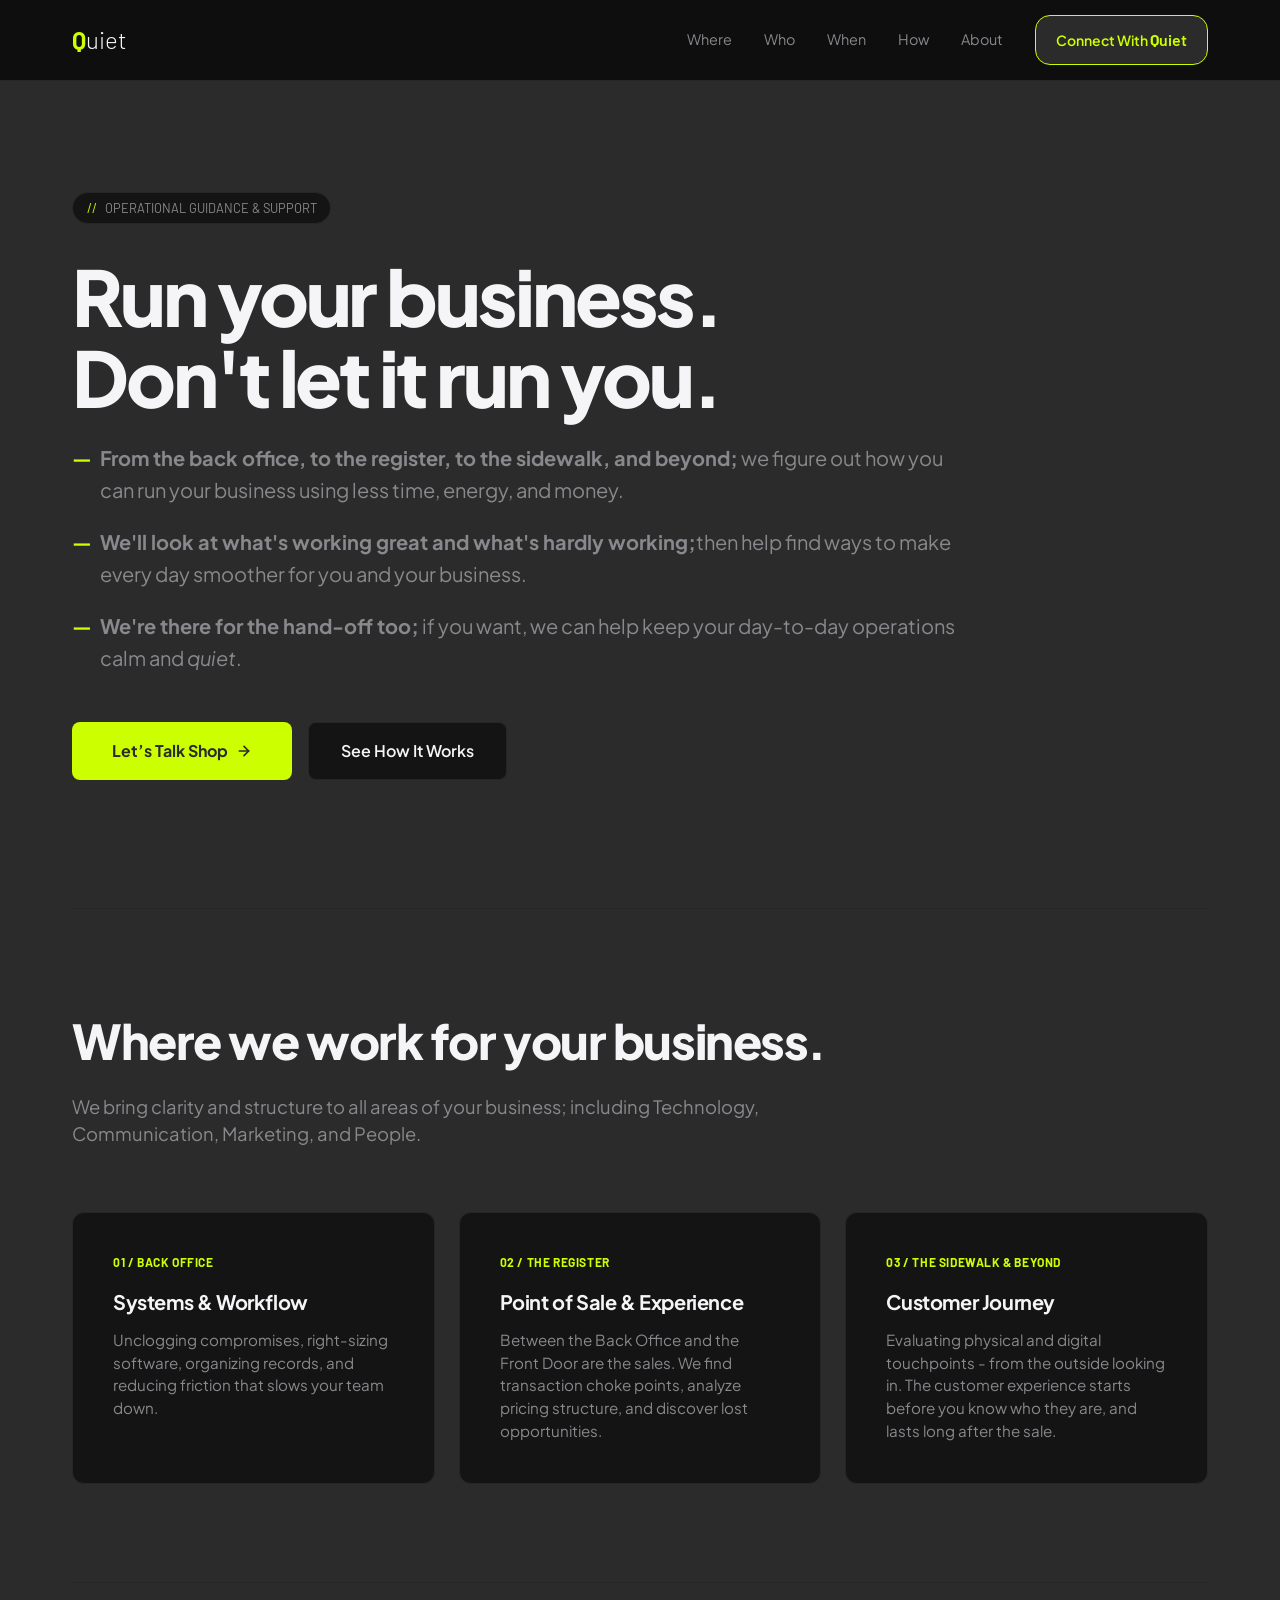
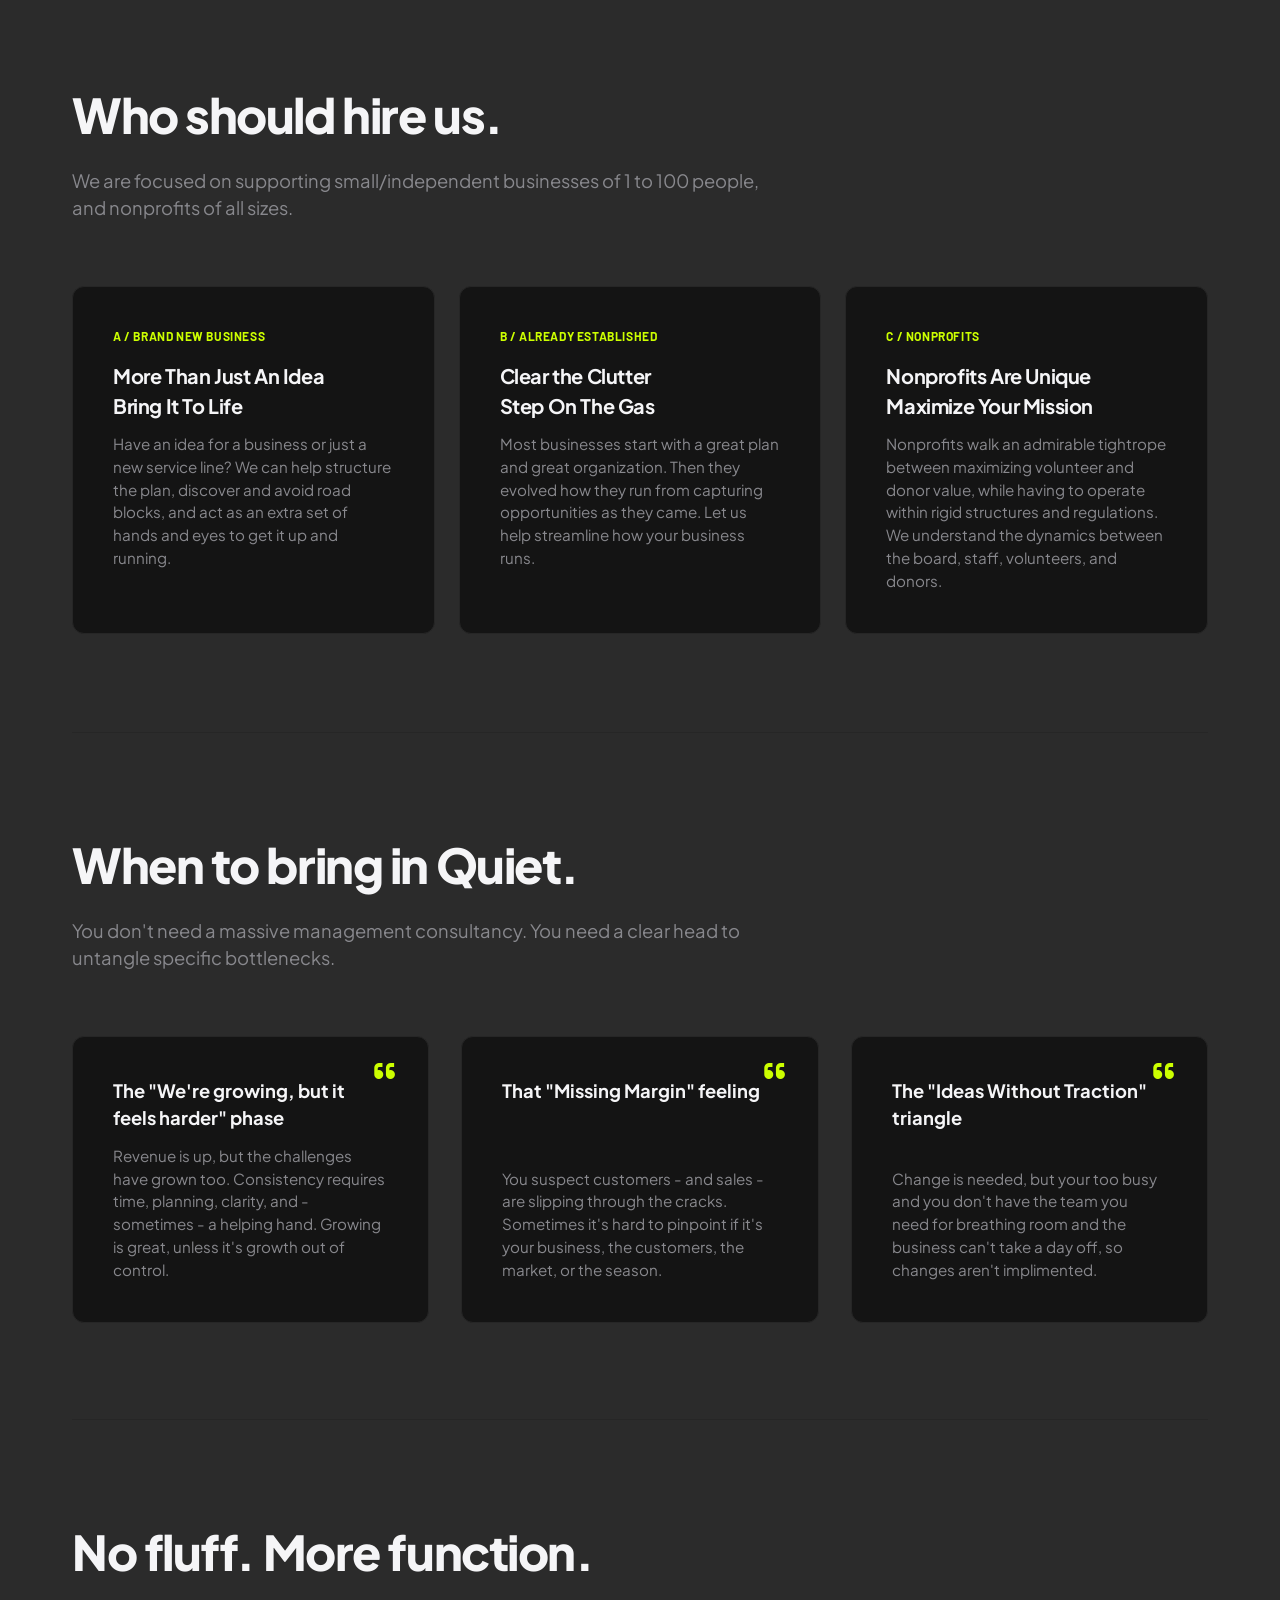
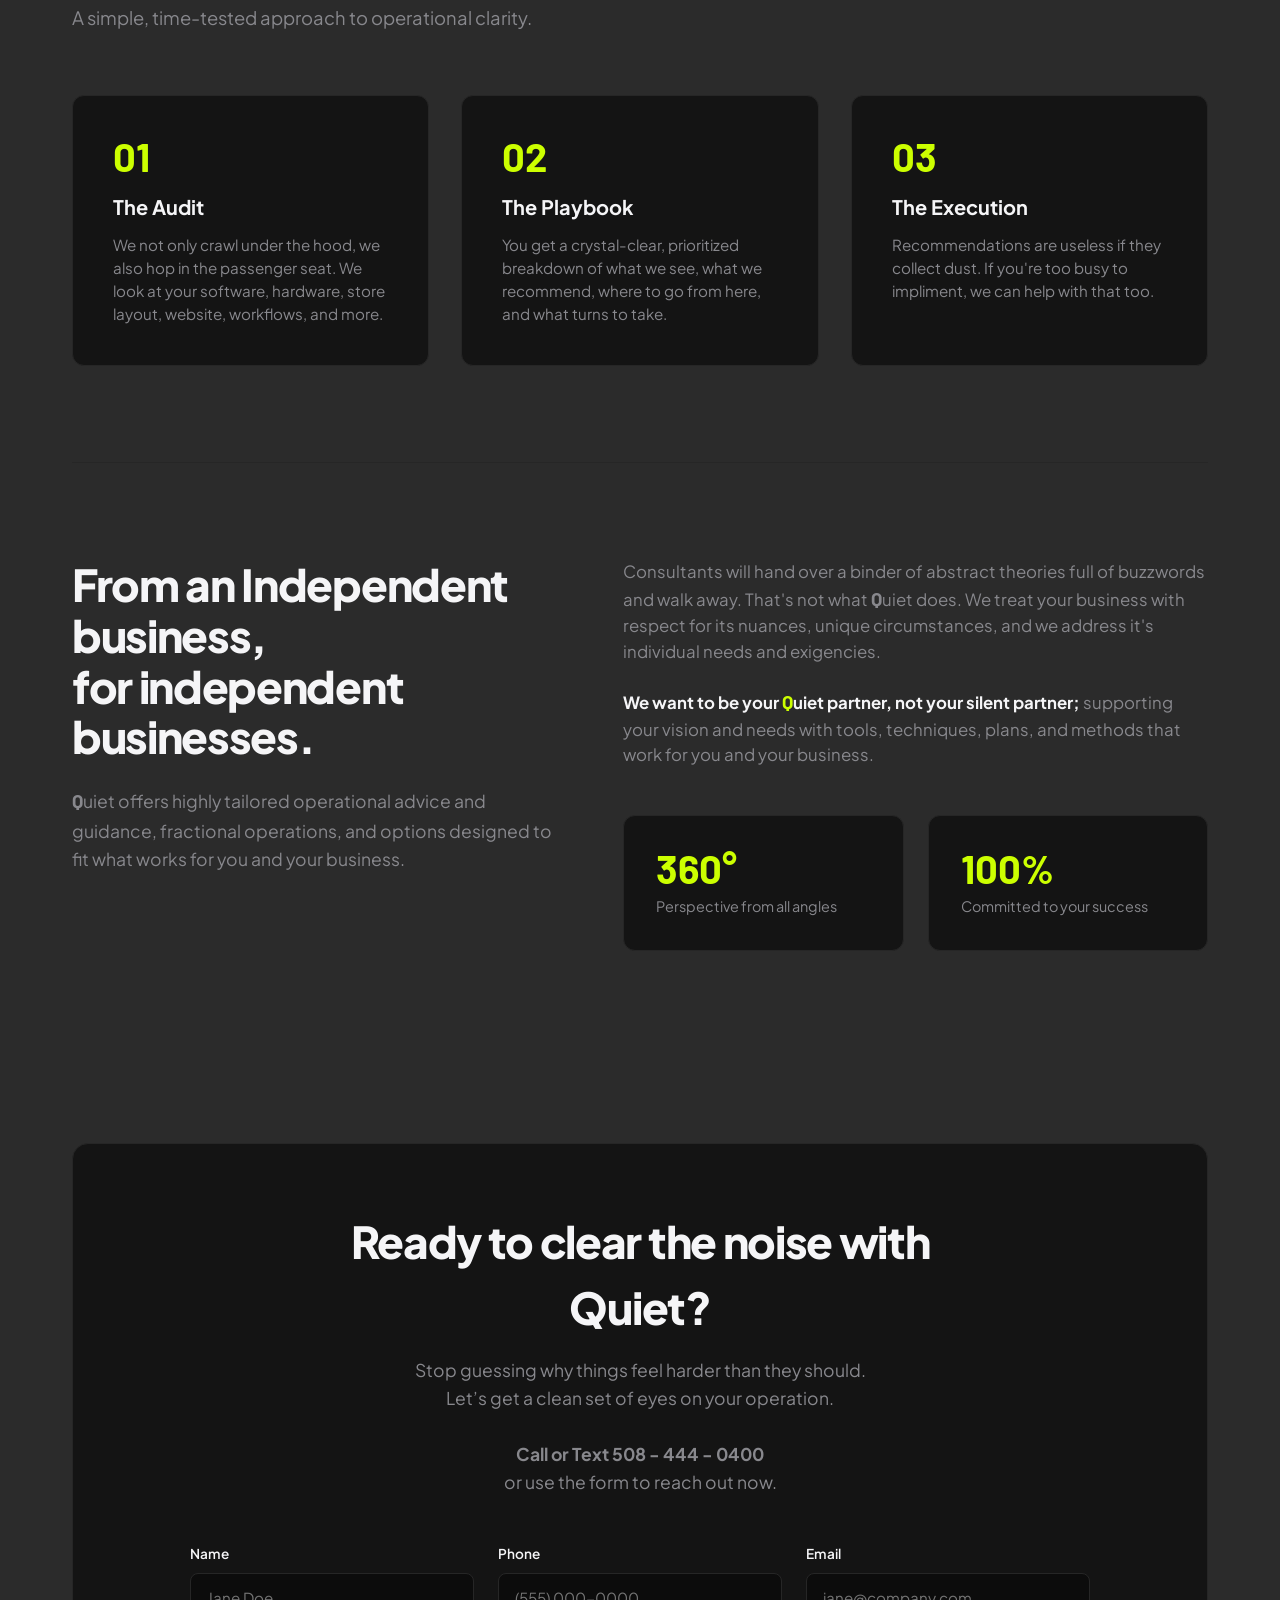
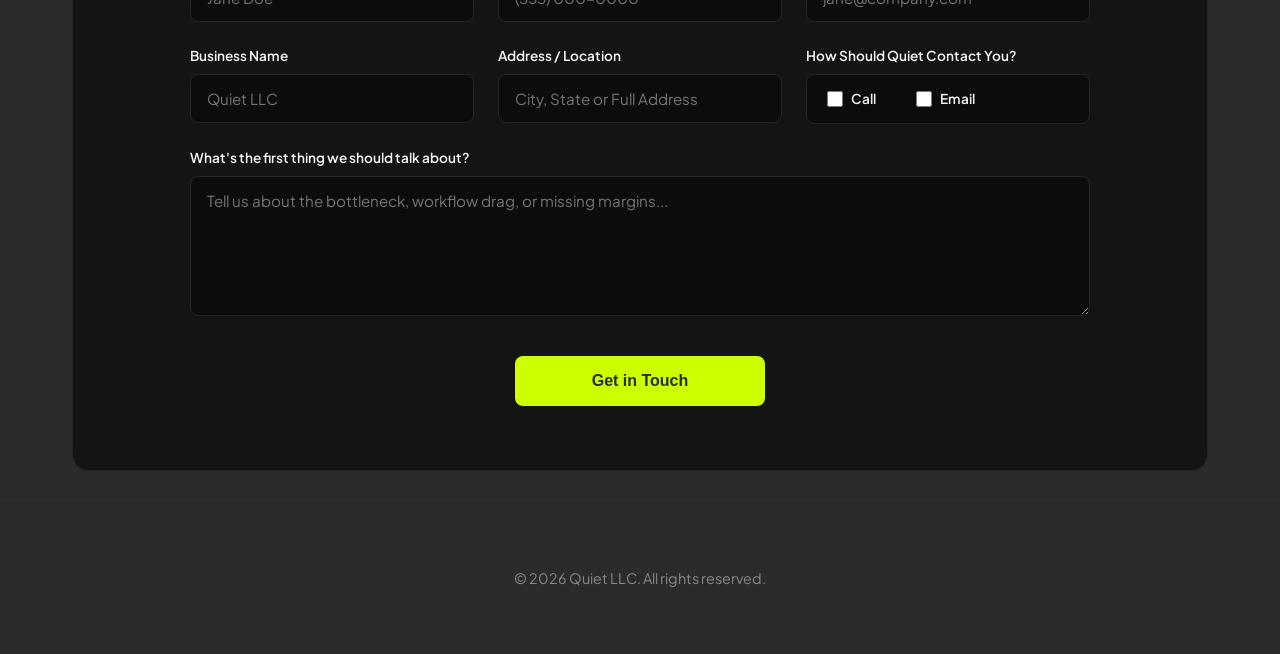
<file: index.html>
<!DOCTYPE html>
<html lang="en">
<head>
    <meta charset="UTF-8">
    <meta name="viewport" content="width=device-width, initial-scale=1.0">
    <title>Quiet: Operational Guidance & Support</title>
    <link rel="preconnect" href="https://fonts.googleapis.com">
    <link rel="preconnect" href="https://fonts.gstatic.com" crossorigin>
    <link href="https://fonts.googleapis.com/css2?family=Barlow:wght@100;300;600;700&family=Plus+Jakarta+Sans:wght@400;500;600;700;800&family=Space+Mono:wght@400;700&display=swap" rel="stylesheet">
    <link rel="stylesheet" href="css/style.css?v=2.1282">
        <script src="js/script.js?v=2.12"></script>
</head>
<body>

<!-- Navigation -->
    <nav>
        <div class="container nav-content">
            <a href="#" class="logo">
                <span class="logo-text"><span class="logo-q">Q</span>uiet</span>
            </a>
            
            <!-- Burger Toggle Button -->
            <button class="nav-burger" aria-label="Toggle navigation" aria-expanded="false">
                <span></span>
                <span></span>
                <span></span>
            </button>

            <div class="nav-menu">
                <div class="nav-links">
                    <a href="#where">Where</a>
                    <a href="#who">Who</a>
                    <a href="#when">When</a>
                    <a href="#how">How</a>
                    <a href="#about">About</a>
                </div>
                <a href="#contact" class="nav-cta">Connect With <span class="logo-qonly">Q</span><span class="logo-qafter">uiet</span></a>
            </div>
        </div>
    </nav>

    <!-- Hero Section -->
    <main class="container">
        <header class="hero">
            <div class="hero-badge">
                <span>//</span> OPERATIONAL GUIDANCE & SUPPORT
            </div>
            <h1>Run your business.<br>Don't let it run you.</h1>
            <p class="hero-desc">
              <ul class="hero-desc-list">
                <li><b>From the back office, to the register, to the sidewalk, and beyond;</b> we figure out how you can run your business using less time, energy, and money.</li>
                <li><b>We'll look at what's working great and what's hardly working;</b>then help find ways to make every day smoother for you and your business.</li>
                <li><b>We're there for the hand-off too;</b> if you want, we can help keep your day-to-day operations calm and <i>quiet</i>.</li>
            </ul>
            </p>
            <div class="hero-actions">
                <a href="#contact" class="btn-primary" style="max-width: 220px;">
                    Let’s Talk Shop 
                    <svg width="16" height="16" viewBox="0 0 24 24" fill="none" stroke="currentColor" stroke-width="2.5" stroke-linecap="round" stroke-linejoin="round"><line x1="5" y1="12" x2="19" y2="12"></line><polyline points="12 5 19 12 12 19"></polyline></svg>
                </a>
                <a href="#method" class="btn-secondary">See How It Works</a>
            </div>
        </header>

<!-- Where We Work Section -->
<section class="scenarios container" id="where">
    <div class="section-header">
        <h2>Where we work for your business.</h2>
        <p>We bring clarity and structure to all areas of your business; including Technology, Communication, Marketing, and People.</p>
    </div>

    <div class="scope-grid" style="margin-top: 0; margin-bottom: 0;">
        <!-- Card 1 -->
        <div class="scope-card" data-target="services-back-office">
            <span class="scope-tag">01 / BACK OFFICE</span>
            <h3>Systems & Workflow</h3>
            <p>Unclogging compromises, right-sizing software, organizing records, and reducing friction that slows your team down.</p>
            
            <div class="card-services-template" id="services-back-office">
                <div class="drawer-header-mobile">
                    <span class="drawer-title">Back Office & Systems Services</span>
                    <button class="drawer-close" aria-label="Close">&times;</button>
                </div>
                <ul class="drawer-services-grid">
                    <li>Software Analysis & App Consolidation</li>
                    <li>Custom Spreadsheet Automation & Data Cleanup</li>
                    <li>Standard Operating Procedure (SOP) Documentation</li>
                    <li>Administrative Bottleneck & Hand-off Analysis</li>
                    <li>Internal Communication Tool Structuring</li>
                </ul>
            </div>
        </div>

        <!-- Card 2 -->
        <div class="scope-card" data-target="services-register">
            <span class="scope-tag">02 / THE REGISTER</span>
            <h3>Point of Sale & Experience</h3>
            <p>Between the Back Office and the Front Door are the sales. We find transaction choke points, analyze pricing structure, and discover lost opportunities.</p>
            
            <div class="card-services-template" id="services-register">
                <div class="drawer-header-mobile">
                    <span class="drawer-title">Point of Sale & Margin Services</span>
                    <button class="drawer-close" aria-label="Close">&times;</button>
                </div>
                <ul class="drawer-services-grid">
                    <li>Transaction Flow & Checkout Experience Auditing</li>
                    <li>Pricing Model & Margin Health Review</li>
                    <li>Inventory Tracking and Ordering Analysis</li>
                    <li>Cash Flow Friction Reduction</li>
                    <li>Front-line Staff POS Workflow Coaching</li>
                </ul>
            </div>
        </div>

        <!-- Card 3 -->
        <div class="scope-card" data-target="services-sidewalk">
            <span class="scope-tag">03 / THE SIDEWALK & BEYOND</span>
            <h3>Customer Journey</h3>
            <p>Evaluating physical and digital touchpoints - from the outside looking in. The customer experience starts before you know who they are, and lasts long after the sale.</p>
            
            <div class="card-services-template" id="services-sidewalk">
                <div class="drawer-header-mobile">
                    <span class="drawer-title">Customer Journey & Touchpoint Services</span>
                    <button class="drawer-close" aria-label="Close">&times;</button>
                </div>
                <ul class="drawer-services-grid">
                    <li>Physical Storefront & Curb-appeal Evaluation</li>
                    <li>Digital Intake & Website Friction Mapping</li>
                    <li>Post-purchase Retention Evaluation</li>
                    <li>Customer Feedback Loop Implementation</li>
                    <li>Omnichannel Experience Consistency Check</li>
                </ul>
            </div>
        </div>
    </div>

    <!-- Unique Drawer for 'Where' Section -->
    <div class="scope-drawer" id="scopeDrawerWhere">
        <div class="drawer-content" id="drawerContentWhere"></div>
    </div>
</section>

<!-- Who Should Hire Us Section -->
<section class="scenarios container" id="who">
    <div class="section-header">
        <h2>Who should hire us.</h2>
        <p>We are focused on supporting small/independent businesses of 1 to 100 people, and nonprofits of all sizes.</p>
    </div>

    <div class="scope-grid" style="margin-top: 0; margin-bottom: 0;">
        <!-- Card A -->
        <div class="scope-card" data-target="services-newbiz">
            <span class="scope-tag">A / BRAND NEW BUSINESS</span>
            <h3>More Than Just An Idea<br>Bring It To Life</h3>
            <p>Have an idea for a business or just a new service line? We can help structure the plan, discover and avoid road blocks, and act as an extra set of hands and eyes to get it up and running.</p>
            
            <div class="card-services-template" id="services-newbiz">
                <div class="drawer-header-mobile">
                    <span class="drawer-title">Brand New Business Support</span>
                    <button class="drawer-close" aria-label="Close">&times;</button>
                </div>
                <ul class="drawer-services-grid">
                    <li>Business Model Structure & Validation</li>
                    <li>Launch Roadmap & Timeline Development</li>
                    <li>Initial Software & Tech Stack Setup</li>
                    <li>Early Friction-Point Identification</li>
                    <li>Execution Partner & Accountability Support</li>
                </ul>
            </div>
        </div>

        <!-- Card B -->
        <div class="scope-card" data-target="services-established">
            <span class="scope-tag">B / ALREADY ESTABLISHED</span>
            <h3>Clear the Clutter<br>Step On The Gas</h3>
            <p>Most businesses start with a great plan and great organization. Then they evolved how they run from capturing opportunities as they came. Let us help streamline how your business runs.</p>
            
            <div class="card-services-template" id="services-established">
                <div class="drawer-header-mobile">
                    <span class="drawer-title">Established Business Streamlining</span>
                    <button class="drawer-close" aria-label="Close">&times;</button>
                </div>
                <ul class="drawer-services-grid">
                    <li>Operations & Process Analysis</li>
                    <li>Workflow Debloating & Complexity Reduction</li>
                    <li>Team Hand-off and Communication Tuning</li>
                    <li>Legacy Software Assessment & Migration Planning</li>
                    <li>Day-to-day Routine Stabilization</li>
                </ul>
            </div>
        </div>

        <!-- Card C -->
        <div class="scope-card" data-target="services-nonprofit">
            <span class="scope-tag">C / NONPROFITS</span>
            <h3>Nonprofits Are Unique<br>Maximize Your Mission</h3>
            <p>Nonprofits walk an admirable tightrope between maximizing volunteer and donor value, while having to operate within rigid structures and regulations. We understand the dynamics between the board, staff, volunteers, and donors.</p>
            
            <div class="card-services-template" id="services-nonprofit">
                <div class="drawer-header-mobile">
                    <span class="drawer-title">Nonprofit Operational Governance</span>
                    <button class="drawer-close" aria-label="Close">&times;</button>
                </div>
                <ul class="drawer-services-grid">
                    <li>Board, Staff, and Volunteer Alignment Mapping</li>
                    <li>Donor Journey & Touchpoint Streamlining</li>
                    <li>Regulatory & Compliance Workflow Structure</li>
                    <li>Resource Allocation & Operational Budgeting Support</li>
                    <li>Mission-Driven Execution Tracking</li>
                </ul>
            </div>
        </div>
    </div>

    <!-- Unique Drawer for 'Who' Section -->
    <div class="scope-drawer" id="scopeDrawerWho">
        <div class="drawer-content" id="drawerContentWho"></div>
    </div>
</section>



        <!-- Scenarios -->
        <section class="scenarios" id="when">
            <div class="section-header">
                <h2>When to bring in <span class="banner-brand"><span class="banner-q">Q</span>uiet.</h2>
                <p>You don't need a massive management consultancy. You need a clear head to untangle specific bottlenecks.</p>
            </div>

            <div class="scenarios-grid">
                <div class="scenario-card">
                    <h4>The "We're growing, but it feels harder" phase</h4>
                    <p>Revenue is up, but the challenges have grown too. Consistency requires time, planning, clarity, and - sometimes - a helping hand. Growing is great, unless it's growth out of control.</p>
                </div>
                <div class="scenario-card">
                    <h4>That "Missing Margin" feeling</h4>
                    <p>You suspect customers - and sales - are slipping through the cracks. Sometimes it's hard to pinpoint if it's your business, the customers, the market, or the season.</p>
                </div>
                <div class="scenario-card">
                    <h4>The "Ideas Without Traction" triangle</h4>
                    <p>Change is needed, but your too busy and you don't have the team you need for breathing room and the business can't take a day off, so changes aren't implimented.</p>
                </div>
            </div>
        </section>

        <!-- Method Section -->
        <section class="method" id="how">
            <div class="section-header">
                <h2>No fluff. More function.</h2>
                <p>A simple, time-tested approach to operational clarity.</p>
            </div>

            <div class="steps-grid">
                <div class="step-item">
                    <div>
                        <div class="step-num">01</div>
                        <h4>The Audit</h4>
                        <p>We not only crawl under the hood, we also hop in the passenger seat. We look at your software, hardware, store layout, website, workflows, and more.</p>
                    </div>
                </div>
                <div class="step-item">
                    <div>
                        <div class="step-num">02</div>
                        <h4>The Playbook</h4>
                        <p>You get a crystal-clear, prioritized breakdown of what we see, what we recommend, where to go from here, and what turns to take.</p>
                    </div>
                </div>
                <div class="step-item">
                    <div>
                        <div class="step-num">03</div>
                        <h4>The Execution</h4>
                        <p>Recommendations are useless if they collect dust. If you're too busy to impliment, we can help with that too.</p>
                    </div>
                </div>
            </div>
        </section>

        <!-- About Section -->
        <section class="about" id="about">
            <div class="about-layout">
                <div class="about-headline">
                    <h2>From an Independent business,<br> for independent businesses.</h2>
                    <p><span class="logo-qabout">Q</span>uiet offers highly tailored operational advice and guidance, fractional operations, and options designed to fit what works for you and your business.</p>
                </div>
                <div class="about-body">
                    <p>
                        Consultants will hand over a binder of abstract theories full of buzzwords and walk away. That's not what <span class="logo-qabout">Q</span>uiet does. We treat your business with respect for its nuances, unique circumstances, and we address it's individual needs and exigencies.
                    </p>
                    <p>
                        <strong>We want to be your <span class="logo-qabout2">Q</span>uiet partner, not your silent partner;</strong> supporting your vision and needs with tools, techniques, plans, and methods that work for you and your business.
                    </p>
                    <div class="stats-grid">
                        <div class="stat-box">
                            <div class="stat-num">360°</div>
                            <div class="stat-label">Perspective from all angles</div>
                        </div>
                        <div class="stat-box">
                            <div class="stat-num">100%</div>
                            <div class="stat-label">Committed to your success</div>
                        </div>
                    </div>
                </div>
            </div>
        </section>

        <!-- Playful Banner & Formspree Form (Centered/Expanded) -->
        <div class="playful-banner" id="contact">
          <div class="playful-content">
    <h3>Ready to clear the noise with <span class="banner-brand"><span class="banner-q">Q</span>uiet?</span></h3>
    <p>Stop guessing why things feel harder than they should.<br>Let’s get a clean set of eyes on your operation.<br><br><strong>Call or Text 508 - 444 - 0400</strong><br>or use the form to reach out now.</p>
</div>

            <!-- Formspree Integration Form -->
            <form action="https://formspree.io/f/xaqvqaqw" method="POST" id="quietContactForm" class="contact-form">
                
                <!-- Row 1: Name, Phone, Email -->
                <div class="form-row">
                    <div class="form-group">
                        <label for="name">Name</label>
                        <input type="text" id="name" name="name" required placeholder="Jane Doe">
                    </div>
                    <div class="form-group">
                        <label for="phone">Phone</label>
                        <input type="tel" id="phone" name="phone" placeholder="(555) 000-0000">
                        <span class="error-message" id="phoneError">Numbers and phone characters only</span>
                    </div>
                    <div class="form-group">
                        <label for="email">Email</label>
                        <input type="email" id="email" name="email" required placeholder="jane@company.com">
                        <span class="error-message" id="emailError">Please enter a valid email address</span>
                    </div>
                </div>

                <!-- Row 2: Business Name, Address/Location, Contact Preference -->
                <div class="form-row">
                    <div class="form-group">
                        <label for="business">Business Name</label>
                        <input type="text" id="business" name="business_name" placeholder="Quiet LLC">
                    </div>
                    <div class="form-group">
                        <label for="address">Address / Location</label>
                        <input type="text" id="address" name="address_location" placeholder="City, State or Full Address">
                    </div>
                    <div class="form-group preference-group">
                        <label>How Should Quiet Contact You?</label>
                        <div class="checkbox-options">
                            <label class="checkbox-label">
                                <input type="checkbox" name="contact_method" value="Call"> Call
                            </label>
                            <label class="checkbox-label">
                                <input type="checkbox" name="contact_method" value="Email"> Email
                            </label>
                        </div>
                    </div>
                </div>

                <!-- Row 3: First thing to talk about -->
                <div class="form-row-dual" style="grid-template-columns: 1fr;">
                    <div class="form-group">
                        <label for="message">What's the first thing we should talk about?</label>
                        <textarea id="message" name="message" placeholder="Tell us about the bottleneck, workflow drag, or missing margins..."></textarea>
                    </div>
                </div>

                <!-- Submit Button -->
                <div class="form-submit-wrapper">
                    <button type="submit" class="btn-primary">Get in Touch</button>
                </div>
            </form>
        </div>
    </main>

    <!-- Footer -->
    <footer>
        <div class="container footer-content">
            <p>© 2026 Quiet LLC. All rights reserved.</p>
            <!-- <div class="footer-links">
                <a href="#">Privacy</a>
                <a href="#">Terms</a>
                <a href="mailto:connect@withquiet.com">Contact</a>
            </div>-->
        </div>
    </footer>


</body>
</html>
</file>
<file: css/style.css>
:root {
    --bg: #2b2b2b;
    --black: #000000;
    --surface: #141414;
    --surface-hover: #1c1c1c;
    --border: #262626;
    --text-main: #f5f5f7;
    --text-muted: #88888d;
    --accent: #ccff00; /* Electric lime */
    --accent-hover: #b3e000;
    --transition: all 0.25s cubic-bezier(0.16, 1, 0.3, 1);
    scroll-behavior: smooth;
}

* {
    box-sizing: border-box;
    margin: 0;
    padding: 0;
}

body {
    background-color: var(--bg);
    color: var(--text-main);
    font-family: 'Plus Jakarta Sans', -apple-system, sans-serif;
    line-height: 1.5;
    -webkit-font-smoothing: antialiased;
    overflow-x: hidden;
}

a {
    color: inherit;
    text-decoration: none;
}

/* Layout */
.container {
    max-width: 1200px;
    margin: 0 auto;
    padding: 0 2rem;
}

/* Navigation */
nav {
    position: fixed;
    top: 0;
    left: 0;
    width: 100%;
    background: rgba(10, 10, 10, 0.85);
    backdrop-filter: blur(12px);
    z-index: 100;
    border-bottom: 1px solid var(--border);
}

.nav-content {
    display: flex;
    justify-content: space-between;
    align-items: center;
    height: 80px;
}

.logo {
    font-family: 'Barlow', sans-serif;
    font-weight: 300;
    font-size: 1.5rem;
    letter-spacing: -0.00em;
    display: flex;
    align-items: center;
    gap: 0.5rem;
}

.logo-text {
    display: inline-flex;
    letter-spacing: normal;
}

.logo-q {
    color: var(--accent);
    font-weight: 700;
}

.logo-qonly {
    font-weight: 700;
    font-size: 1rem;
    font-family: 'Barlow', sans-serif;
}
.logo-qabout {
    font-weight: 700;
    font-size: 1.2rem;
    font-family: 'Barlow', sans-serif;
    
}

.logo-qabout2 {
    font-weight: 700;
    font-size: 1.2rem;
    font-family: 'Barlow', sans-serif;
    color: var(--accent);
}

.logo-qafter {
    font-weight: 600;
    font-size: 1rem;
    font-family: 'Barlow', sans-serif;
}

.nav-links {
    display: flex;
    gap: 2rem;
    align-items: center;
    font-size: 0.9rem;
    color: var(--text-muted);
}

.nav-links a {
    transition: color 0.25s ease;
}

.nav-links a:hover {
    color: var(--text-main);
}

.nav-cta {
    background: var(--bg);
    color: var(--accent);
    padding: 0.75rem 1.25rem;
    border-radius: 15px;
    font-weight: 600;
    font-size: 0.875rem;
    transition: var(--transition);
    border: 1px solid var(--accent);
}

.nav-cta:hover {
    background: var(--accent);
    transform: translateY(-1px);
    color: var(--black);
}

/* --- Mobile Navigation & Burger Menu --- */
.nav-burger {
    display: none;
    flex-direction: column;
    justify-content: space-between;
    width: 28px;
    height: 20px;
    background: transparent;
    border: none;
    cursor: pointer;
    padding: 0;
    z-index: 101;
}

.nav-burger span {
    width: 100%;
    height: 2px;
    background-color: var(--text-main);
    border-radius: 2px;
    transition: var(--transition);
}

.nav-menu {
    display: flex;
    align-items: center;
    gap: 2rem;
}

.nav-burger.active span:nth-child(1) {
    transform: translateY(9px) rotate(45deg);
    background-color: var(--accent);
}

.nav-burger.active span:nth-child(2) {
    opacity: 0;
}

.nav-burger.active span:nth-child(3) {
    transform: translateY(-9px) rotate(-45deg);
    background-color: var(--accent);
}

/* Hero Section */
header.hero {
    padding: 12rem 0 8rem;
    position: relative;
}

.hero-badge {
    display: inline-flex;
    align-items: center;
    gap: 0.5rem;
    background: var(--surface);
    border: 1px solid var(--border);
    padding: 0.35rem 0.85rem;
    border-radius: 100px;
    font-size: 0.8rem;
    font-family: 'Barlow', sans-serif;
    color: var(--text-muted);
    margin-bottom: 2rem;
}

.hero-badge span {
    color: var(--accent);
}

h1 {
    font-size: clamp(2.75rem, 6vw, 5.5rem);
    font-weight: 800;
    letter-spacing: -0.04em;
    line-height: 1.05;
    max-width: 900px;
    margin-bottom: 1.5rem;
}

.hero-desc-list {
    list-style: none;
    max-width: 900px;
    margin-bottom: 3rem;
    display: flex;
    flex-direction: column;
    gap: 1.25rem;
}

.hero-desc-list li {
    font-size: clamp(1.1rem, 1.8vw, 1.25rem);
    color: var(--text-muted);
    line-height: 1.6;
    position: relative;
    padding-left: 1.75rem;
}

.hero-desc-list li::before {
    content: "—";
    position: absolute;
    left: 0;
    color: var(--accent);
    font-weight: 700;
}

.hero-actions {
    display: flex;
    gap: 1rem;
    flex-wrap: wrap;
}

.btn-primary {
    background: var(--accent);
    color: var(--bg);
    padding: 1rem 2rem;
    border-radius: 8px;
    font-weight: 700;
    font-size: 1rem;
    display: inline-flex;
    align-items: center;
    justify-content: center;
    gap: 0.5rem;
    transition: var(--transition);
    border: none;
    cursor: pointer;
    width: 100%;
}

.btn-primary:hover {
    background: var(--accent);
    transform: translateY(-2px);
}

.btn-secondary {
    background: var(--surface);
    color: var(--text-main);
    border: 1px solid var(--border);
    padding: 1rem 2rem;
    border-radius: 8px;
    font-weight: 600;
    font-size: 1rem;
    transition: var(--transition);
}

.btn-secondary:hover {
    background: var(--surface-hover);
    border-color: var(--accent);
}

/* Scope / Scale Grid */
.scope-grid {
    display: grid;
    grid-template-columns: repeat(auto-fit, minmax(280px, 1fr));
    gap: 1.5rem;
    margin: 6rem 0;
}

.scope-card {
    background: var(--surface);
    border: 1px solid var(--border);
    padding: 2.5rem;
    border-radius: 12px;
    position: relative;
    transition: var(--transition);
    cursor: pointer;
}

.scope-card:hover, .scope-card.active {
    border-color: var(--accent);
    transform: translateY(-3px);
}

.scope-card h3 {
    font-size: 1.25rem;
    font-weight: 700;
    margin-bottom: 0.75rem;
    letter-spacing: -0.02em;
}

.scope-card p {
    color: var(--text-muted);
    font-size: 0.95rem;
}

.scope-tag {
    font-family: 'Barlow', sans-serif;
    font-size: 0.75rem;
    font-weight: 700;
    color: var(--accent);
    text-transform: uppercase;
    letter-spacing: 0.05em;
    margin-bottom: 1rem;
    display: block;
}

.card-services-template {
    display: none;
}

/* Scenarios Section */
.scenarios {
    padding: 6rem 0;
    border-top: 1px solid var(--border);
}

.scenarios-grid {
    display: grid;
    grid-template-columns: repeat(auto-fit, minmax(340px, 1fr));
    gap: 2rem;
    margin-top: 3.5rem;
}

.scenario-card {
    background: var(--surface);
    border: 1px solid var(--border);
    border-radius: 12px;
    padding: 2.5rem;
    position: relative;
    display: flex;             
    flex-direction: column;    
}

.scenario-card::before {
    content: "“";
    position: absolute;
    top: 1rem;
    right: 1.5rem;
    font-size: 4rem;
    font-family: 'Space Mono', monospace;
    color: var(--accent);
    line-height: 1;
}

.scenario-card h4 {
    font-size: 1.15rem;
    font-weight: 700;
    margin-bottom: 0.75rem;
    color: var(--text-main);
    min-height: 3.5rem;        
}

.scenario-card p {
    color: var(--text-muted);
    font-size: 0.95rem;
    margin-top: auto;          
}

/* Drawers */
.scope-drawer {
    display: grid;
    grid-template-rows: 0fr;
    transition: grid-template-rows 0.35s cubic-bezier(0.16, 1, 0.3, 1), margin-top 0.35s ease;
    margin-top: 0;
}

.scope-drawer.open {
    grid-template-rows: 1fr;
    margin-top: 2rem;
}

.drawer-content {
    overflow: hidden;
    background: var(--surface);
    border: 1px solid var(--border);
    border-radius: 12px;
    padding: 0 2.5rem;
    opacity: 0;
    transition: opacity 0.25s ease, padding 0.35s ease;
}

.scope-drawer.open .drawer-content {
    opacity: 1;
    padding: 2.5rem;
    border-color: var(--accent);
}

.drawer-services-grid {
    display: grid;
    grid-template-columns: repeat(auto-fit, minmax(240px, 1fr));
    gap: 1.5rem;
    list-style: none;
    margin-top: 1rem;
}

.drawer-services-grid li {
    font-size: 0.95rem;
    color: var(--text-muted);
    position: relative;
    padding-left: 1.5rem;
}

.drawer-services-grid li::before {
    content: "—";
    position: absolute;
    left: 0;
    color: var(--accent);
    font-weight: 700;
}

.drawer-header-mobile {
    display: flex;
    justify-content: space-between;
    align-items: center;
    margin-bottom: 1rem;
}

.drawer-close {
    background: none;
    border: none;
    color: var(--text-main);
    font-size: 2rem;
    cursor: pointer;
    padding: 0.25rem 0.5rem;
}

.drawer-close:hover {
    color: var(--accent);
}

/* Method Section */
.method {
    padding: 6rem 0;
    border-top: 1px solid var(--border);
}

.section-header {
    margin-bottom: 4rem;
}

.section-header h2 {
    font-size: clamp(2rem, 4vw, 3rem);
    font-weight: 800;
    letter-spacing: -0.03em;
    margin-bottom: 1rem;
}

.section-header p {
    color: var(--text-muted);
    font-size: 1.15rem;
    max-width: 700px;
}

.steps-grid {
    display: grid;
    grid-template-columns: repeat(auto-fit, minmax(300px, 1fr));
    gap: 2rem;
}

.step-item {
    background: var(--surface);
    border: 1px solid var(--border);
    padding: 2.5rem;
    border-radius: 12px;
    display: flex;
    flex-direction: column;
    justify-content: space-between;
}

.step-num {
    font-family: 'Barlow', sans-serif;
    font-size: 2.5rem;
    font-weight: 700;
    color: var(--accent);
    margin-bottom: 1rem;
    line-height: 1;
}

.step-item h4 {
    font-size: 1.25rem;
    font-weight: 700;
    margin-bottom: 0.75rem;
}

.step-item p {
    color: var(--text-muted);
    font-size: 0.95rem;
}

/* About Section */
.about {
    padding: 6rem 0;
    border-top: 1px solid var(--border);
}

.about-layout {
    display: grid;
    grid-template-columns: 1fr 1.2fr;
    gap: 4rem;
    align-items: start;
}

.about-headline h2 {
    font-size: clamp(2rem, 3.5vw, 2.75rem);
    font-weight: 800;
    letter-spacing: -0.03em;
    line-height: 1.15;
    margin-bottom: 1.5rem;
}

.about-headline p {
    color: var(--text-muted);
    font-size: 1.1rem;
    line-height: 1.6;
}

.about-body {
    display: flex;
    flex-direction: column;
    gap: 1.5rem;
    color: var(--text-muted);
    font-size: 1.05rem;
}

.about-body strong {
    color: var(--text-main);
}

.stats-grid {
    display: grid;
    grid-template-columns: repeat(2, 1fr);
    gap: 1.5rem;
    margin-top: 1.5rem;
}

.stat-box {
    background: var(--surface);
    border: 1px solid var(--border);
    padding: 2rem;
    border-radius: 12px;
}

.stat-num {
    font-family: 'Barlow', sans-serif;
    font-size: 2.5rem;
    font-weight: 700;
    color: var(--accent);
    margin-bottom: 0.5rem;
    line-height: 1;
}

.stat-label {
    font-size: 0.9rem;
    color: var(--text-muted);
}

/* Playful Banner & Contact Form */
.playful-banner {
    background: var(--surface);
    border: 1px solid var(--border);
    border-radius: 16px;
    padding: 4rem 3rem;
    margin: 6rem 0 2rem;
}

.playful-content {
    text-align: center;
    max-width: 700px;
    margin: 0 auto 3rem;
}

.playful-content h3 {
    font-size: clamp(2rem, 3.5vw, 2.75rem);
    font-weight: 800;
    letter-spacing: -0.03em;
    margin-bottom: 1rem;
}

.playful-content p {
    color: var(--text-muted);
    font-size: 1.1rem;
    line-height: 1.6;
}

.contact-form {
    max-width: 900px;
    margin: 0 auto;
    display: flex;
    flex-direction: column;
    gap: 1.5rem;
}

.form-row {
    display: grid;
    grid-template-columns: repeat(3, 1fr);
    gap: 1.5rem;
}

.form-row-dual {
    display: grid;
    grid-template-columns: 1fr;
    gap: 1.5rem;
}

.form-group {
    display: flex;
    flex-direction: column;
    gap: 0.5rem;
    position: relative;
}

.form-group label {
    font-size: 0.85rem;
    font-weight: 600;
    color: var(--text-main);
}

.form-group input,
.form-group textarea {
    background: rgba(0, 0, 0, 0.4);
    border: 1px solid var(--border);
    border-radius: 8px;
    padding: 0.875rem 1rem;
    color: var(--text-main);
    font-family: inherit;
    font-size: 0.95rem;
    transition: var(--transition);
    width: 100%;
}

.form-group input:focus,
.form-group textarea:focus {
    outline: none;
    border-color: var(--accent);
}

.form-group textarea {
    resize: vertical;
    min-height: 140px;
}

/* Checkbox Option Box (Call / Email) */
.checkbox-options {
    display: flex;
    gap: 2.5rem;
    align-items: center;
    background: rgba(0, 0, 0, 0.4);
    border: 1px solid var(--border);
    border-radius: 8px;
    padding: 0.875rem 1.25rem;
    height: 50px;
}

.checkbox-label {
    display: flex;
    align-items: center;
    gap: 0.5rem;
    font-size: 0.95rem;
    color: var(--text-main);
    cursor: pointer;
}

.checkbox-label input[type="checkbox"] {
    width: 16px;
    height: 16px;
    accent-color: var(--accent);
    cursor: pointer;
}

.error-message {
    display: none;
    font-size: 0.75rem;
    color: #ff4d4d;
    margin-top: 0.25rem;
}

.form-submit-wrapper {
    display: flex;
    justify-content: center;
    margin-top: 1rem;
}

.form-submit-wrapper .btn-primary {
    max-width: 250px;
}

/* Footer */
footer {
    padding: 4rem 0;
    border-top: 1px solid var(--border);
    text-align: center;
    color: var(--text-muted);
    font-size: 0.9rem;
}

/* --- Media Queries for Mobile --- */
@media (max-width: 900px) {
    .nav-burger {
        display: flex;
    }

    .nav-menu {
        position: fixed;
        top: 80px;
        left: 0;
        width: 100%;
        background: rgba(14, 14, 14, 0.98);
        backdrop-filter: blur(16px);
        flex-direction: column;
        align-items: flex-start;
        padding: 2.5rem 2rem;
        gap: 1.5rem;
        border-bottom: 1px solid var(--border);
        transform: translateY(-120%);
        opacity: 0;
        visibility: hidden;
        transition: var(--transition);
        box-shadow: 0 20px 40px rgba(0, 0, 0, 0.5);
    }

    .nav-menu.active {
        transform: translateY(0);
        opacity: 1;
        visibility: visible;
    }

    .nav-links {
        flex-direction: column;
        align-items: flex-start;
        width: 100%;
        gap: 1.25rem;
        font-size: 1.1rem;
    }

    .nav-links a {
        width: 100%;
        padding: 0.25rem 0;
    }

    .nav-cta {
        width: 100%;
        text-align: center;
    }

    .about-layout {
        grid-template-columns: 1fr;
        gap: 2.5rem;
    }
    
    .playful-banner {
        padding: 2.5rem 1.5rem;
    }
    
    .form-row, 
    .form-row-dual {
        grid-template-columns: 1fr !important;
    }
    
    .checkbox-options {
        flex-wrap: wrap;
        height: auto;
        min-height: 50px;
        gap: 1rem 1.5rem;
    }

    .form-submit-wrapper .btn-primary {
        max-width: 100%;
    }
}

@media (max-width: 768px) {
    .scope-drawer {
        position: fixed;
        bottom: 0;
        left: 0;
        width: 100%;
        z-index: 1000;
        transform: translateY(100%);
        transition: transform 0.3s cubic-bezier(0.16, 1, 0.3, 1);
        margin-top: 0 !important;
    }

    .scope-drawer.open {
        transform: translateY(0);
        grid-template-rows: 1fr !important;
    }

    .drawer-content {
        border-radius: 20px 20px 0 0 !important;
        border: 2px solid var(--accent) !important;
        background: #161616 !important;
        padding: 2rem 1.5rem !important;
        max-height: 80vh;
        overflow-y: auto;
        box-shadow: 0 -10px 30px rgba(0,0,0,0.5);
        opacity: 1 !important;
    }
}
</file>
